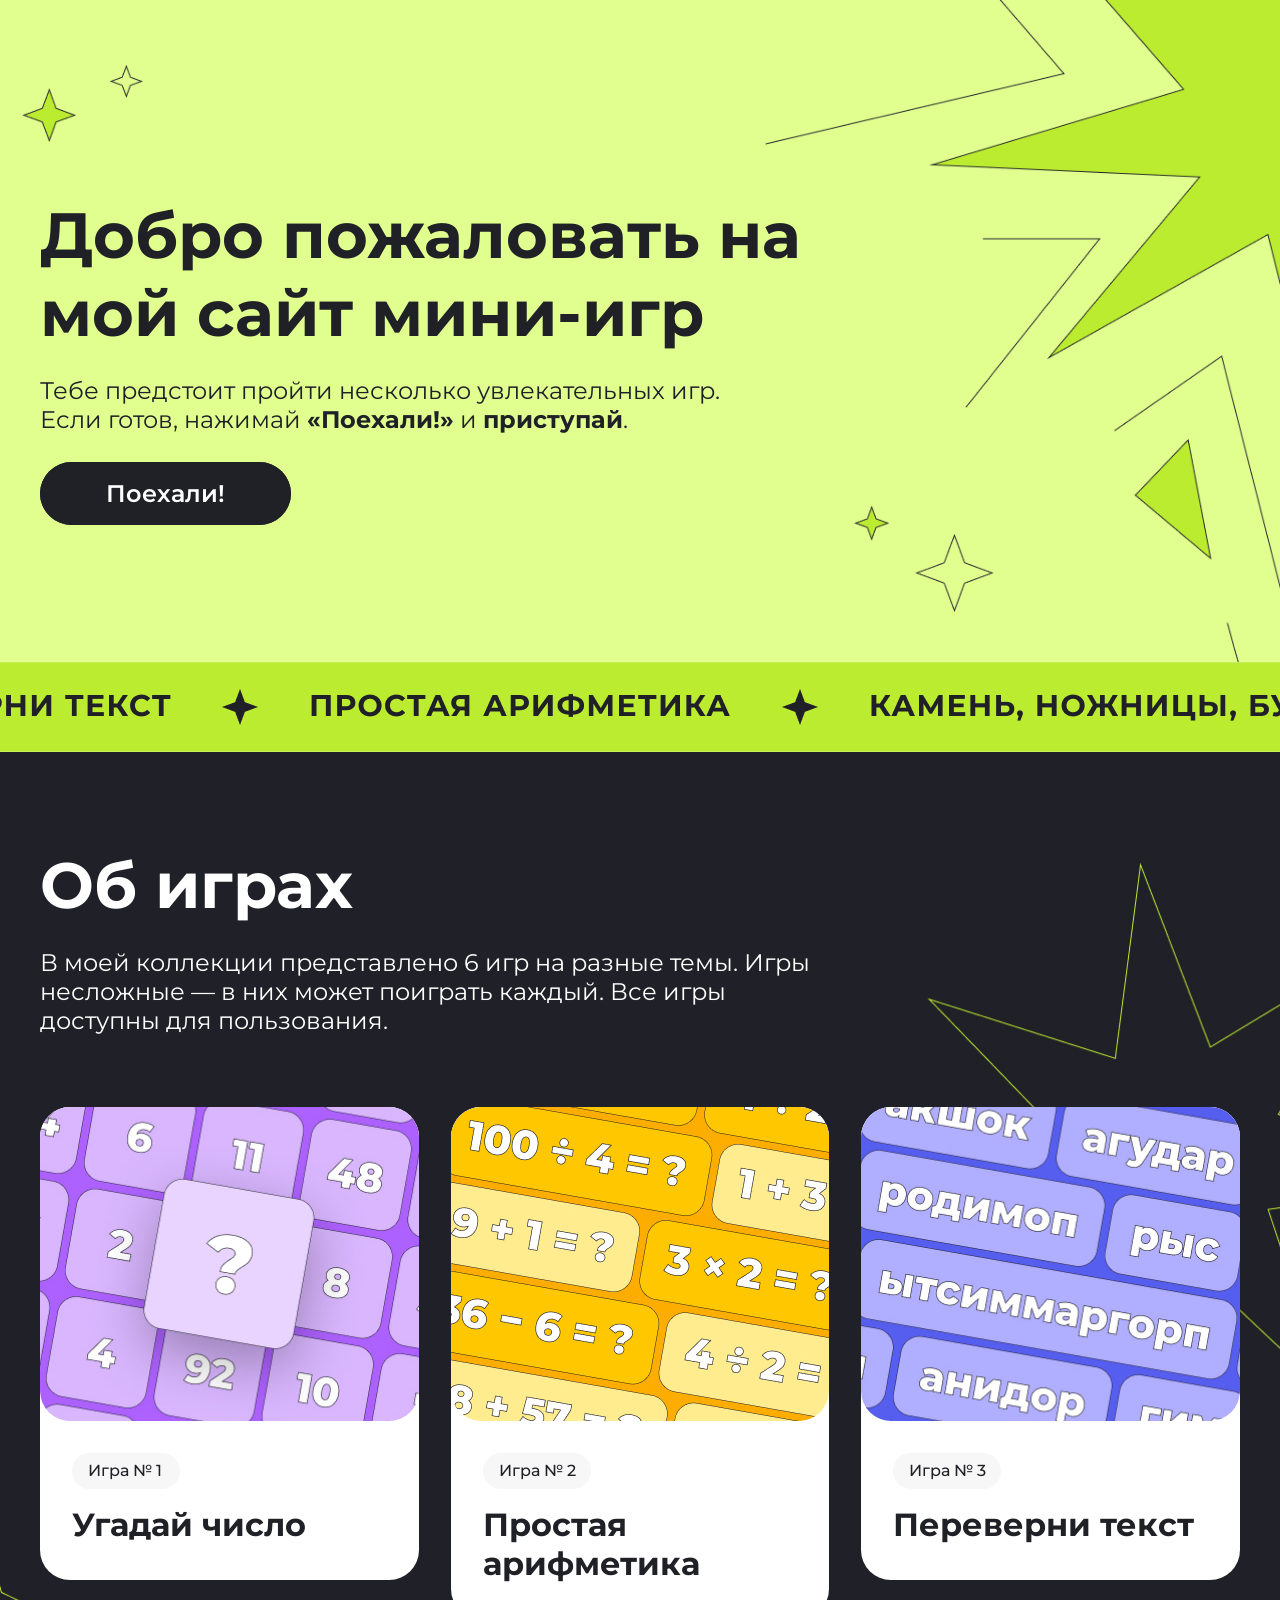
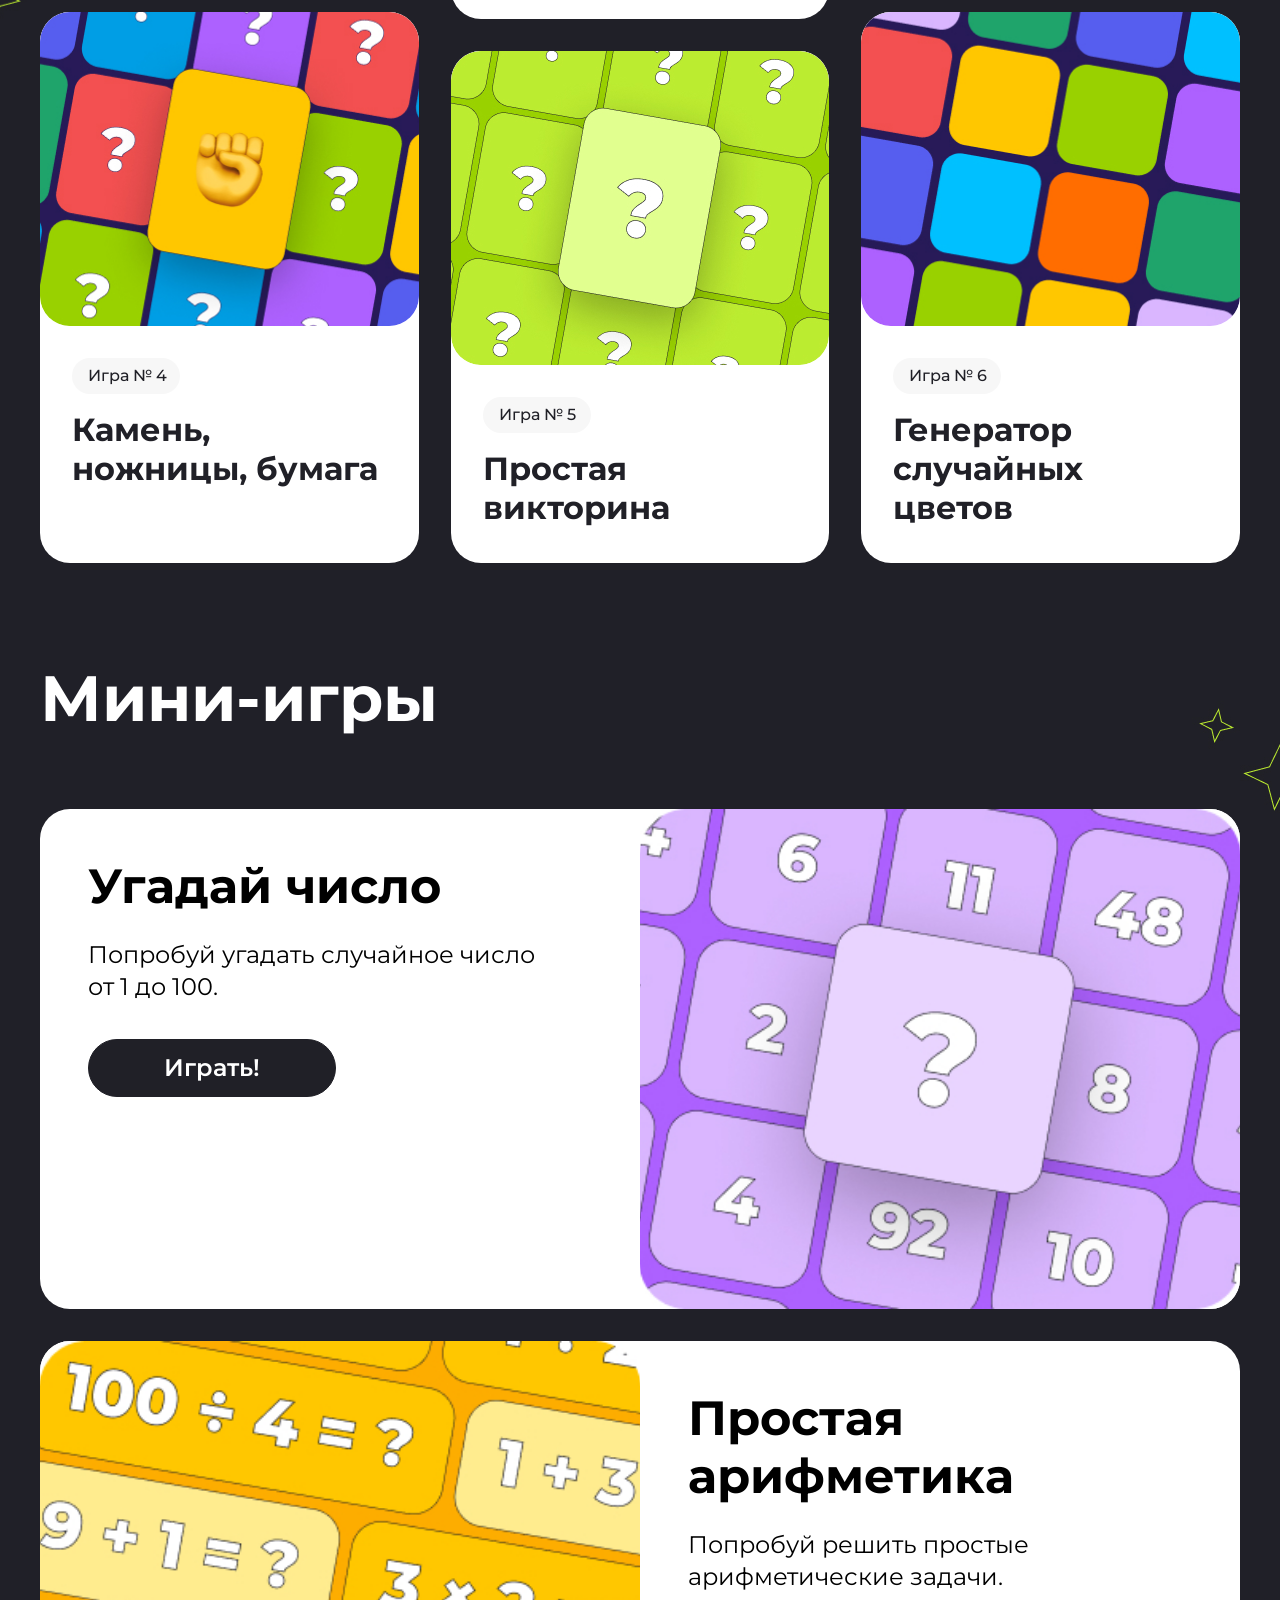
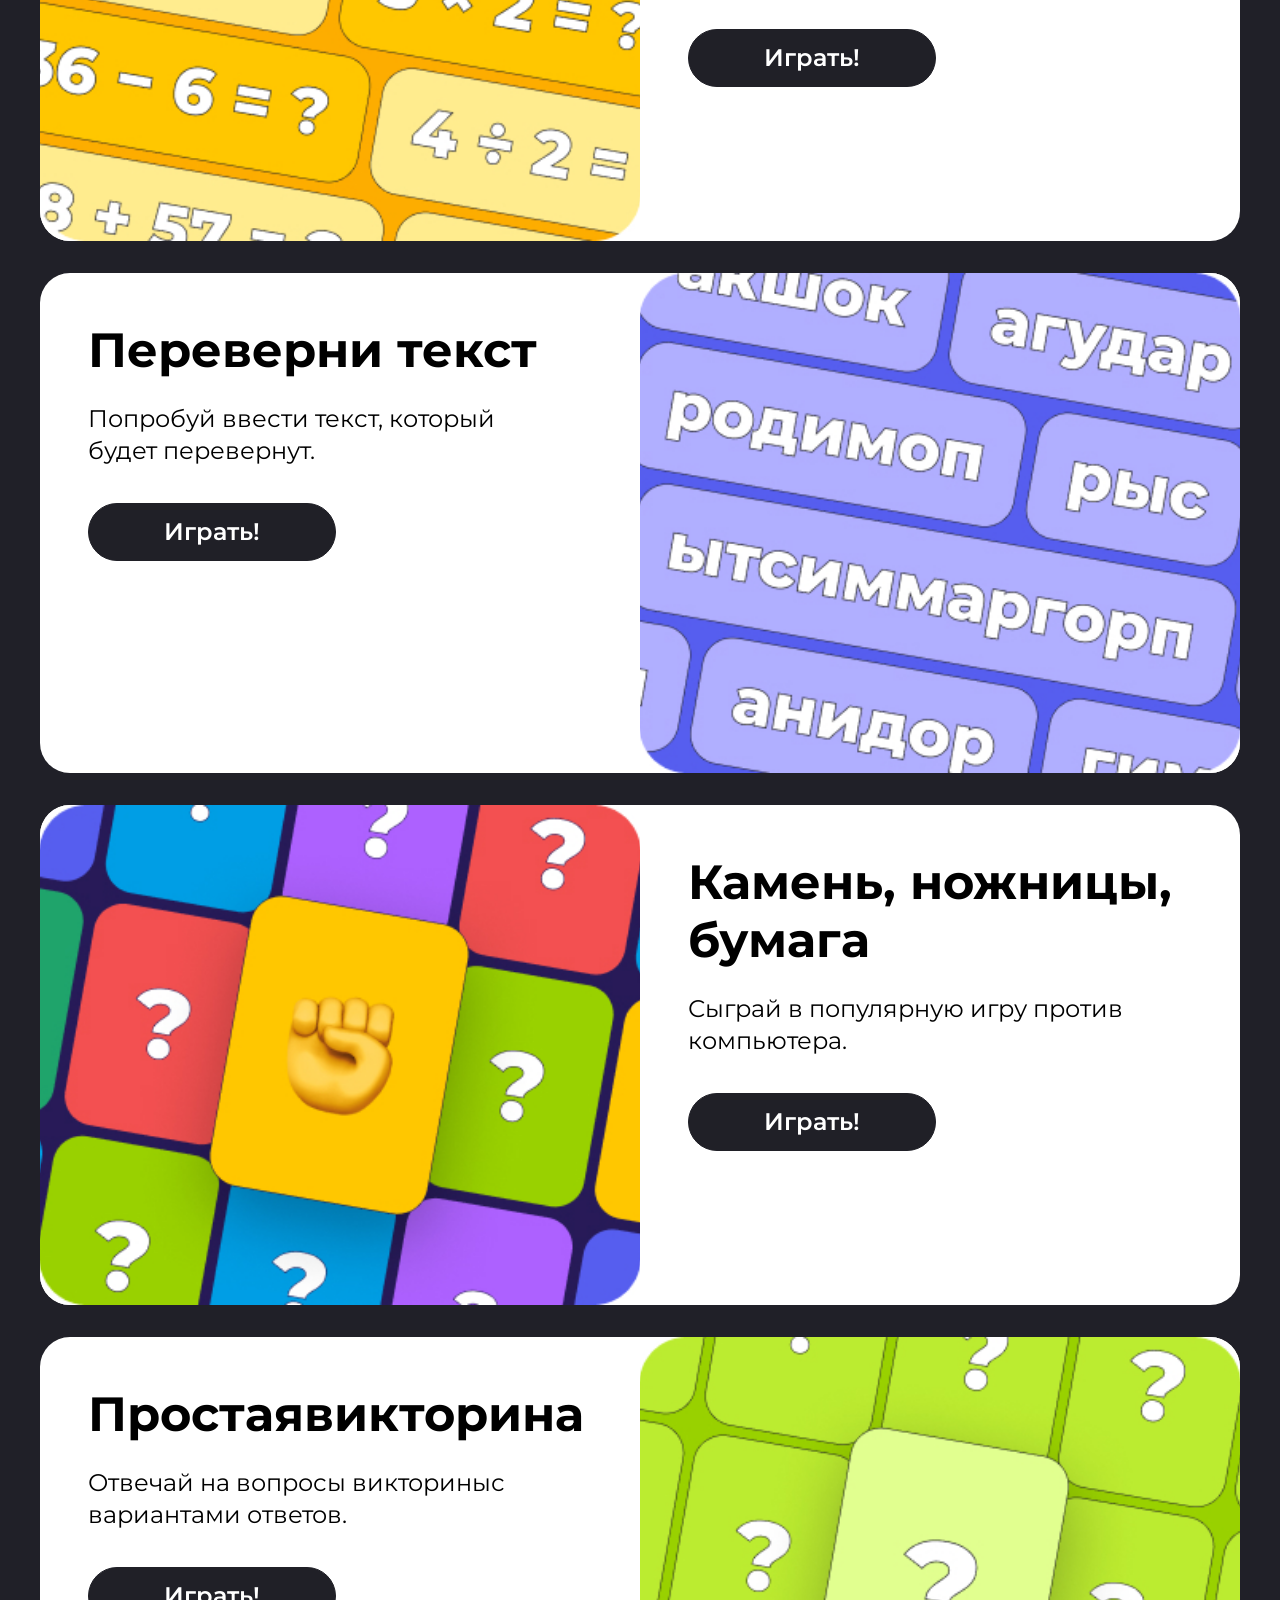
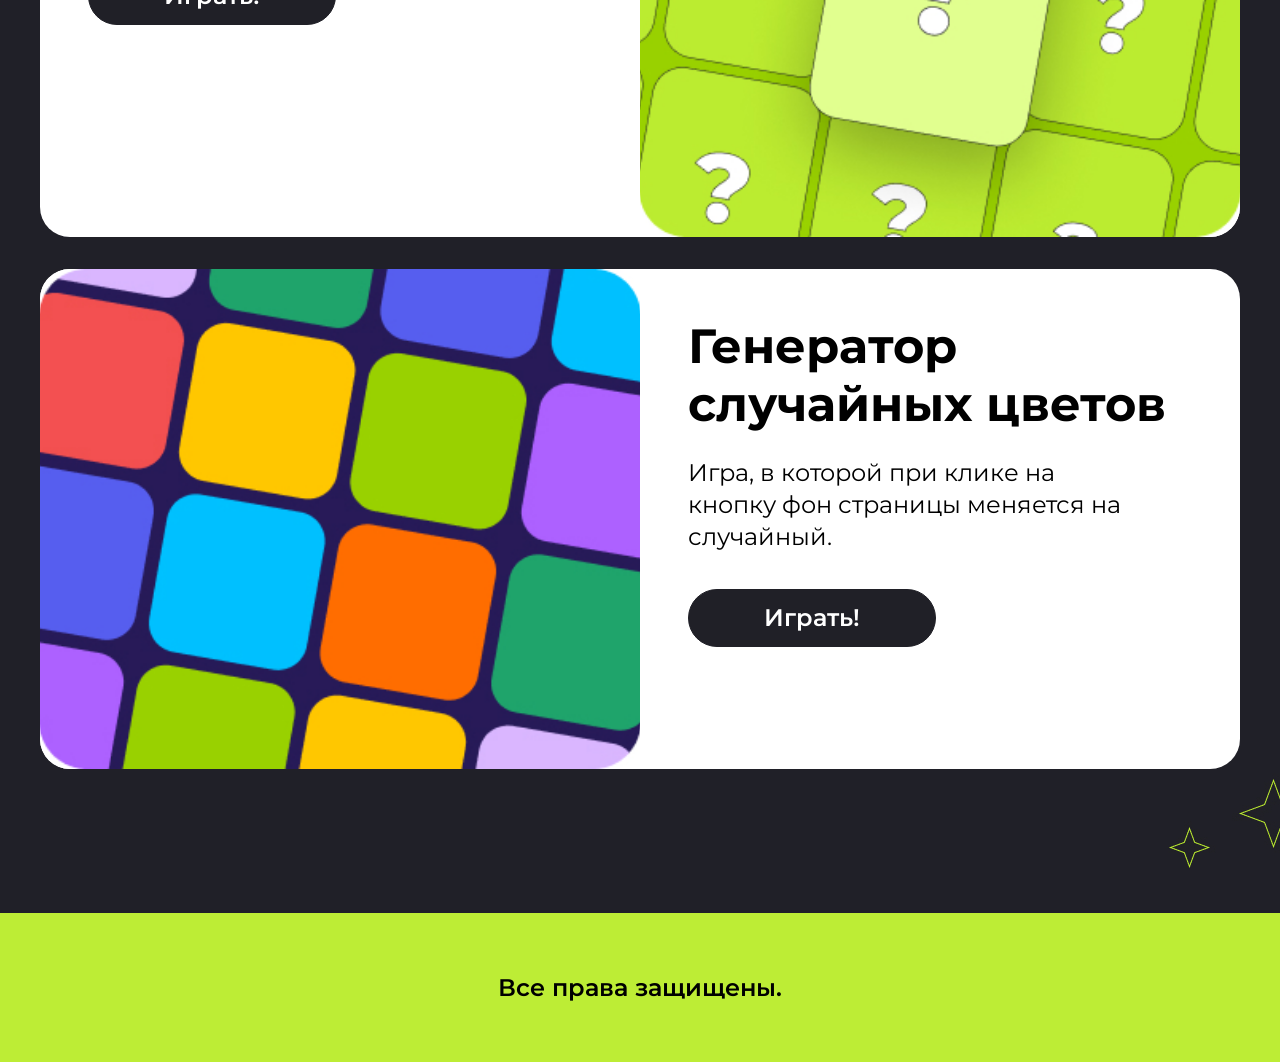
<file: index.html>
<!DOCTYPE html>
<html lang="ru">
<head>
  <meta charset="UTF-8">
  <meta name="viewport" content="width=device-width, initial-scale=1.0">
  <title>index</title>
  <link rel="preconnect" href="https://fonts.googleapis.com">
  <link rel="preconnect" href="https://fonts.gstatic.com" crossorigin>
  <link href="https://fonts.googleapis.com/css2?family=Montserrat:ital,wght@0,100..900;1,100..900&display=swap" rel="stylesheet">
  <link rel="stylesheet" href="./style.css">
</head>
<body>
  <header class="header center">
    <div class="header__box">
      <h1 class="header__title">Добро пожаловать на мой сайт мини-игр</h1>
      <p class="header__subtitle">Тебе предстоит пройти несколько увлекательных игр. Если готов, нажимай <strong>«Поехали!»</strong> и <strong>приступай</strong>.</p>
      <a class="header__button" href="#about-game">Поехали!</a>
    </div>
    <div class="header__scrollbar"></div>
  </header>
  <section class="about-game center" id="about-game">
    <article class="about-game__box">
      <div class="about-game__text">
        <h2 class="about-game__title">Об играх</h2>
      <p class="about-game__subtitle">В моей коллекции представлено 6 игр на разные темы. Игры несложные — в них может поиграть каждый.
Все игры доступны для пользования.</p>
      </div>
      <div class="about-game__content">
        <a class="game game__1" href="#game-mini__1">
          <div class="game__img game__img_1"></div>
          <div class="game__text">
            <div class="game__number">Игра № 1</div>
            <div class="game__name">Угадай число</div>
          </div>
        </a>
        
        <a class="game game__2" href="#game-mini__2">
          <div class="game__img game__img_2"></div>
          <div class="game__text">
            <div class="game__number">Игра № 2</div>
            <div class="game__name">Простая арифметика</div>
          </div>
        </a>
        <a class="game game__3" href="#game-mini__3">
          <div class="game__img game__img_3"></div>
          <div class="game__text">
            <div class="game__number">Игра № 3</div>
            <div class="game__name">Переверни текст</div>
          </div>
        </a>
        <a class="game game__4" href="#game-mini__4">
          <div class="game__img game__img_4"></div>
          <div class="game__text">
            <div class="game__number">Игра № 4</div>
            <div class="game__name">Камень, ножницы, бумага</div>
          </div>
        </a>
        
        <a class="game game__5" href="#game-mini__5">
          <div class="game__img game__img_5"></div>
          <div class="game__text">
            <div class="game__number">Игра № 5</div>
            <div class="game__name">Простая викторина</div>
          </div>
        </a>
        <a class="game game__6" href="#game-mini__6">
          <div class="game__img game__img_6"></div>
          <div class="game__text">
            <div class="game__number">Игра № 6</div>
            <div class="game__name">Генератор случайных цветов</div>
          </div>
        </a>
        
      </div>
    </article>
  </section>
 
  <section class="games-mini center">
    <article class="games-mini__box">
      <div class="games-mini__text">
        <h2 class="games-mini__title">Мини-игры</h2>
      </div>
      <div class="games-mini__content">
        <div class="game-mini" id="game-mini__1">
          <div class="game-mini__title">
            <div class="game-mini__text">
              <div class="game-mini__name">Угадай число</div>
              <div class="game-mini__description">Попробуй угадать случайное число от 1 до 100.</div>
            </div>
            <button class="game-mini__button" type="button">Играть!</button>
          </div>
          <div class="game-mini__img game-mini__img_1"></div>
        </div>

        <div class="game-mini" id="game-mini__2">
          <div class="game-mini__title">
            <div class="game-mini__text">
              <div class="game-mini__name">Простая арифметика</div>
              <div class="game-mini__description">Попробуй решить простые арифметические задачи.</div>
            </div>
            <button class="game-mini__button"  type="button">Играть!</button>
          </div>
          <div class="game-mini__img game-mini__img_2"></div>
        </div>

        <div class="game-mini" id="game-mini__3">
          <div class="game-mini__title">
            <div class="game-mini__text">
              <div class="game-mini__name">Переверни текст</div>
              <div class="game-mini__description">Попробуй ввести текст, который будет перевернут.</div>
            </div>
            <button class="game-mini__button" type="button">Играть!</button>
          </div>
          <div class="game-mini__img game-mini__img_3"></div>
        </div>

        <div class="game-mini" id="game-mini__4">
          <div class="game-mini__title">
            <div class="game-mini__text">
              <div class="game-mini__name">Камень, ножницы, бумага</div>
              <div class="game-mini__description">Сыграй в популярную игру против компьютера.</div>
            </div>
            <button class="game-mini__button" type="button">Играть!</button>
          </div>
          <div class="game-mini__img game-mini__img_4"></div>
        </div>

        <div class="game-mini" id="game-mini__5">
          <div class="game-mini__title">
            <div class="game-mini__text">
              <div class="game-mini__name">Простаявикторина</div>
              <div class="game-mini__description">Отвечай на вопросы викториныс вариантами ответов.</div>
            </div>
            <button class="game-mini__button" type="button">Играть!</button>
          </div>
          <div class="game-mini__img game-mini__img_5"></div>
        </div>

        <div class="game-mini" id="game-mini__6">
          <div class="game-mini__title">
            <div class="game-mini__text">
              <div class="game-mini__name">Генератор случайных цветов</div>
              <div class="game-mini__description">Игра, в которой при клике на кнопку фон страницы меняется на случайный.</div>
            </div>
            <button class="game-mini__button" type="button">Играть!</button>
          </div>
          <div class="game-mini__img game-mini__img_6"></div>
        </div>
        
          
      </div>
        
        
      
    </article>
  </section>
    
  
  <footer class="footer center">
    <p class="footer__text">Все права защищены.</p>
  </footer>
</body>
</html>
</file>
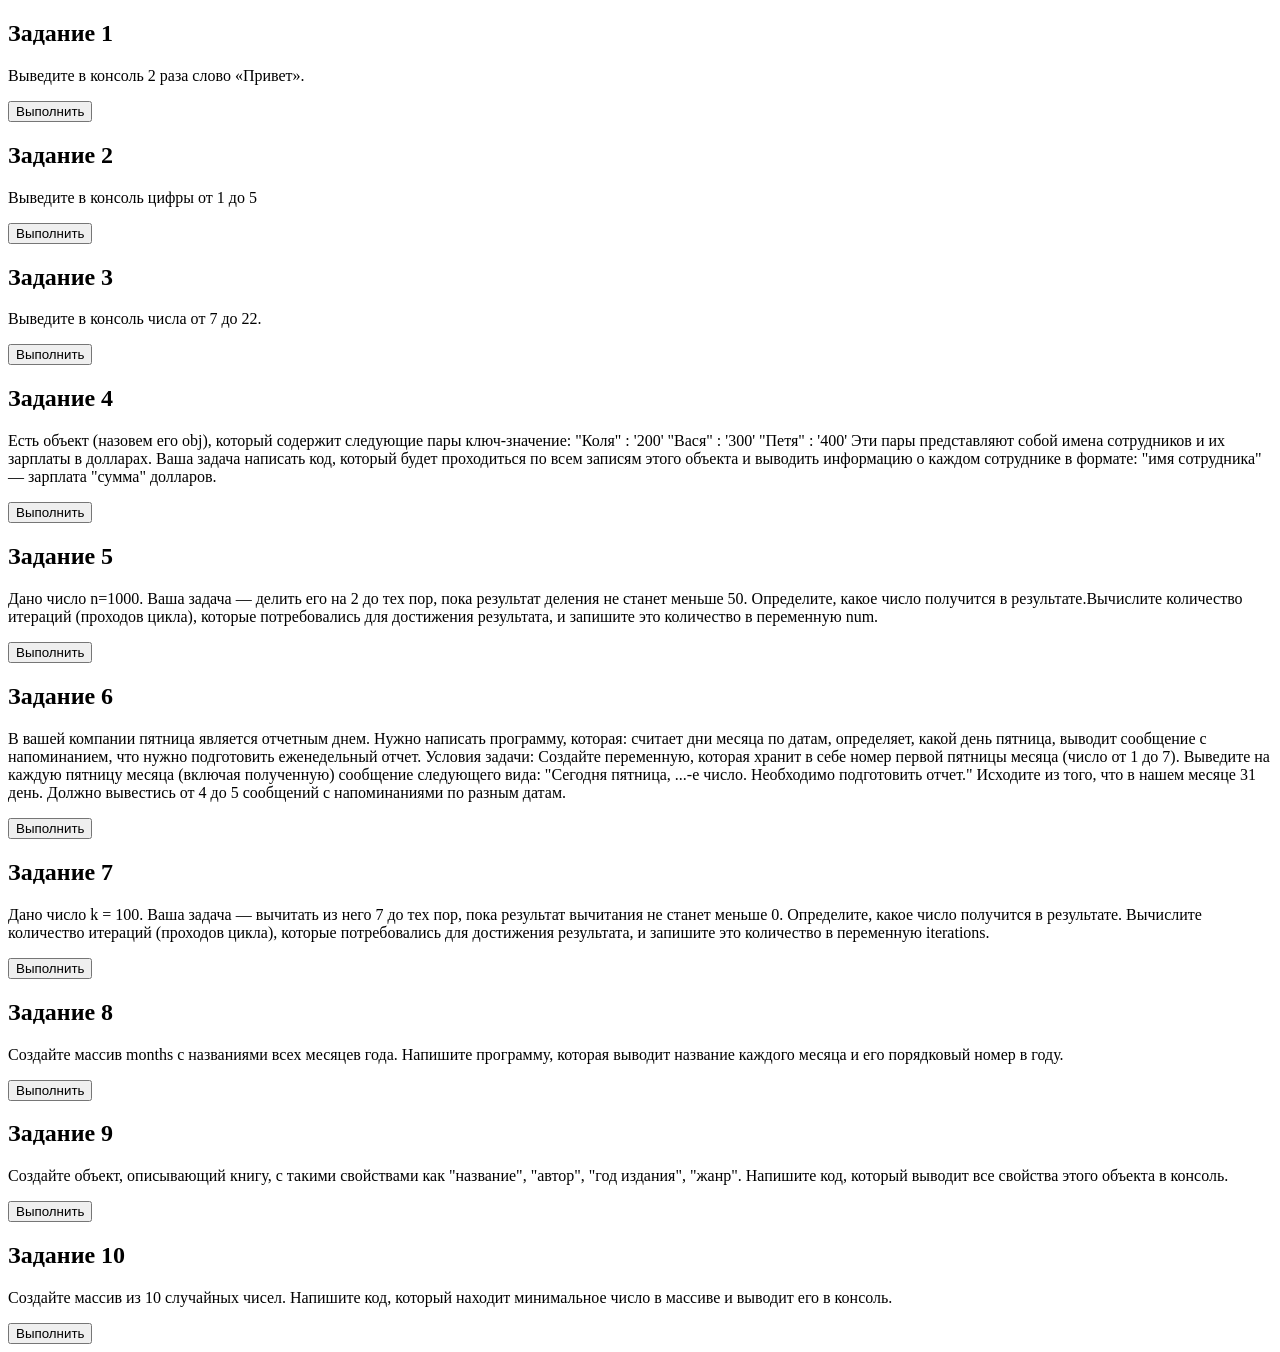
<file: js.html>
<!DOCTYPE html>
<html lang="ru">
<head>
    <meta charset="UTF-8">
    <meta name="viewport" content="width=device-width, initial-scale=1.0">
    <title>Document</title>
</head>
<body>
    <section>
        <h1>Задание 1</h1>
        <p>Выведите в консоль 2 раза слово «Привет».</p>
        <button id="exercise-1">Выполнить</button>
    </section>

    <section>
        <h1>Задание 2</h1>
        <p>Выведите в консоль цифры от 1 до 5</p>
        <button id="exercise-2">Выполнить</button>
    </section>

    <section>
        <h1>Задание 3</h1>
        <p>Выведите в консоль числа от 7 до 22.</p>
        <button id="exercise-3">Выполнить</button>
    </section>

    <section>
        <h1>Задание 4</h1>
        <p>Есть объект (назовем его obj), который содержит следующие пары ключ-значение:
            "Коля" : '200'
            "Вася" : '300'
            "Петя" : '400'
            Эти пары представляют собой имена сотрудников и их зарплаты в долларах. Ваша задача написать код, который будет проходиться по всем записям этого объекта и выводить информацию о каждом сотруднике в формате: "имя сотрудника" — зарплата "сумма" долларов.</p>
        <button id="exercise-4">Выполнить</button>
    </section>

    <section>
        <h1>Задание 5</h1>
        <p>Дано число n=1000. Ваша задача — делить его на 2 до тех пор, пока результат деления не станет меньше 50. Определите, какое число получится в результате.Вычислите количество итераций (проходов цикла), которые потребовались для достижения результата, и запишите это количество в переменную num.</p>
        <button id="exercise-5">Выполнить</button>
    </section>

    <section>
        <h1>Задание 6</h1>
        <p>В вашей компании пятница является отчетным днем. Нужно написать программу, которая:
считает дни месяца по датам, определяет, какой день пятница, выводит сообщение с напоминанием, что нужно подготовить еженедельный отчет.
Условия задачи:

Создайте переменную, которая хранит в себе номер первой пятницы месяца (число от 1 до 7).
Выведите на каждую пятницу месяца (включая полученную) сообщение следующего вида: "Сегодня пятница, ...-е число. Необходимо подготовить отчет."
Исходите из того, что в нашем месяце 31 день. Должно вывестись от 4 до 5 сообщений с напоминаниями по разным датам.
</p>
        <button id="exercise-6">Выполнить</button>
    </section>

    <section>
        <h1>Задание 7</h1>
        <p> Дано число k = 100. Ваша задача — вычитать из него 7 до тех пор, пока результат вычитания не станет меньше 0. Определите, какое число получится в результате. Вычислите количество итераций (проходов цикла), которые потребовались для достижения результата, и запишите это количество в переменную iterations.</p>
        <button id="exercise-7">Выполнить</button>
    </section>

    <section>
        <h1>Задание 8</h1>
        <p> Создайте массив months с названиями всех месяцев года. Напишите программу, которая выводит название каждого месяца и его порядковый номер в году.</p>
        <button id="exercise-8">Выполнить</button>
    </section>

    <section>
        <h1>Задание 9</h1>
        <p> Создайте объект, описывающий книгу, с такими свойствами как "название", "автор", "год издания", "жанр". Напишите код, который выводит все свойства этого объекта в консоль.</p>
        <button id="exercise-9">Выполнить</button>
    </section>

    <section>
        <h1>Задание 10</h1>
        <p> Создайте массив из 10 случайных чисел. Напишите код, который находит минимальное число в массиве и выводит его в консоль.</p>
        <button id="exercise-10">Выполнить</button>
    </section>

    
    <script src="hw-4.js"></script>
</body>
</html>
</file>
<file: style.css>
@charset "UTF-8";
* {
  margin: 0;
  padding: 0;
  box-sizing: border-box;
}

html {
  font-size: 16px;
  scroll-behavior: smooth;
}

a {
  text-decoration: none;
}

a, input, button {
  font-family: "Montserrat", sans-serif;
}

body {
  font-family: "Montserrat", sans-serif;
  font-size: 16px;
}

.center {
  padding-left: calc(50% - 600px);
  padding-right: calc(50% - 600px);
}

.header {
  background-image: url(./img/header.jpg);
  background-repeat: no-repeat;
  background-position: center;
  background-size: cover;
  color: #202027;
  box-sizing: border-box;
  position: relative;
}
.header__box {
  padding-top: 196px;
  padding-bottom: 246px;
  max-width: 769px;
}
.header__title {
  font-size: 4rem;
  font-weight: 700;
  padding-bottom: 1.5rem;
}
.header__subtitle {
  font-size: 1.5rem;
  font-weight: 400;
  padding-bottom: 3rem;
  max-width: 720px;
}
.header__button {
  background-color: #202027;
  border: 1px solid #202027;
  border-radius: 60px;
  box-sizing: border-box;
  padding: 16px 65px;
  text-align: center;
  font-weight: 600;
  font-size: 1.5rem;
  line-height: 100%;
  color: #FFFFFF;
  transition: all 1s;
  cursor: pointer;
}
.header__button:hover {
  background-color: white;
  color: #000000;
}
.header__scrollbar {
  background-image: url(./img/header_scrollbar.jpg);
  background-repeat: repeat-x;
  background-position: center;
  background-size: cover;
  width: 100%;
  height: 90px;
  position: absolute;
  bottom: 0;
  right: 0;
  animation: scrollLeft 5s linear infinite;
}

@keyframes scrollLeft {
  0% {
    background-position: 0 center;
  }
  100% {
    background-position: 100% center;
  }
}
.about-game {
  background-image: url(./img/Game1-background.jpg);
  background-repeat: no-repeat;
  background-position: center;
  background-size: cover;
  box-sizing: border-box;
}
.about-game__box {
  padding-bottom: 50px;
  padding-top: 94px;
}
.about-game__title {
  font-size: 4rem;
  font-weight: 700;
  padding-bottom: 1.5rem;
  color: #FFFFFF;
}
.about-game__subtitle {
  font-size: 1.5rem;
  font-weight: 400;
  padding-bottom: 4.5rem;
  max-width: 788px;
  color: #FFFFFF;
}

.about-game__content {
  display: grid;
  gap: 32px;
  grid-template-columns: repeat(3, 1fr);
  align-items: start;
}

.game__1 {
  grid-column: 1;
  grid-row: 1;
  /* Низкая карточка */
  height: 473px; /* Примерная высота */
}

.game__2 {
  grid-column: 2;
  grid-row: 1/3;
  /* Высокая карточка, занимает 2 строки */
  height: 512px; /* Растягивается на всю высоту */
  align-self: start;
}

.game__3 {
  grid-column: 3;
  grid-row: 1;
  /* Низкая карточка */
  height: 473px; /* Примерная высота */
}

.game__4 {
  grid-column: 1;
  grid-row: 2;
  /* Высокая карточка, под первой */
  height: 551px; /* Пропорционально выше 1-й */
  align-self: end; /* Прижимаем к нижней границе */
}

.game__5 {
  grid-column: 2;
  grid-row: 2;
  /* Высокая карточка, та же высота что и 2-я */
  height: 512px;
  align-self: end;
}

.game__6 {
  grid-column: 3;
  grid-row: 2;
  /* Высокая карточка, под третьей */
  height: 551px; /* Пропорционально выше 3-й */
  align-self: end; /* Прижимаем к нижней границе */
}

.game {
  border-radius: 30px;
  background-color: #FFFFFF;
}
.game__img {
  height: 314px;
  width: 100%;
  border-radius: 30px;
  background-repeat: no-repeat;
  background-position: center;
  background-size: cover;
}
.game__img_1 {
  background-image: url(./img/product1.jpg);
}
.game__img_2 {
  background-image: url(./img/product2.jpg);
}
.game__img_3 {
  background-image: url(./img/product3.jpg);
}
.game__img_4 {
  background-image: url(./img/product4.jpg);
}
.game__img_5 {
  background-image: url(./img/product5.jpg);
}
.game__img_6 {
  background-image: url(./img/product6.jpg);
}
.game__text {
  padding: 32px;
  display: flex;
  flex-direction: column;
  gap: 16px;
  max-width: 314px;
}
.game__number {
  background-color: #F7F7F7;
  border-radius: 52px;
  font-size: 1rem;
  color: #202027;
  font-weight: 500;
  width: 108px;
  line-height: 100%;
  padding: 10px 16px;
  white-space: nowrap;
}
.game__name {
  font-size: 2rem;
  font-weight: 700;
  color: #202027;
  width: 314px;
}

.games-mini {
  background-image: url(./img/Games_mini-background.jpg);
  background-repeat: no-repeat;
  background-position: center;
  background-size: cover;
  box-sizing: border-box;
}
.games-mini__box {
  padding-top: 46px;
  padding-bottom: 144px;
}
.games-mini__title {
  font-size: 4rem;
  font-weight: 700;
  padding-bottom: 4.5rem;
  color: #FFFFFF;
}

.games-mini__content {
  display: grid;
  gap: 32px;
  grid-template-columns: repeat(12, 1fr);
  grid-template-rows: repeat(6, 1fr);
}

.game-mini {
  grid-column: span 12;
  border-radius: 30px;
  background-color: #FFFFFF;
  display: grid;
  grid-template-columns: repeat(12, 1fr);
}
.game-mini__title {
  grid-column: span 6;
  padding-top: 48px;
  padding-right: 48px;
  padding-left: 48px;
  order: 1;
}
.game-mini__img {
  grid-column: span 6;
  order: 2;
  height: 500px;
  border-radius: 30px;
  background-repeat: no-repeat;
  background-position: center;
  background-size: cover;
  box-sizing: border-box;
}
.game-mini:nth-child(2n) .game-mini__title {
  order: 2;
}
.game-mini:nth-child(2n) .game-mini__img {
  order: 1;
}
.game-mini__text {
  display: flex;
  flex-direction: column;
  gap: 1.5rem;
  padding-bottom: 36px;
}
.game-mini__name {
  font-size: 3rem;
  font-weight: 700;
}
.game-mini__description {
  font-size: 1.5rem;
  font-weight: 400;
  max-width: 457px;
  line-height: 32px;
}
.game-mini__button {
  background-color: #202027;
  border: 1px solid #202027;
  border-radius: 60px;
  box-sizing: border-box;
  padding: 16px 75px;
  text-align: center;
  font-weight: 600;
  font-size: 1.5rem;
  line-height: 100%;
  color: #FFFFFF;
  transition: all 1s;
  cursor: pointer;
}
.game-mini__button:hover {
  background-color: white;
  color: #000000;
}
.game-mini__img_1 {
  background-image: url(./img/product1.jpg);
}
.game-mini__img_2 {
  background-image: url(./img/product2.jpg);
}
.game-mini__img_3 {
  background-image: url(./img/product3.jpg);
}
.game-mini__img_4 {
  background-image: url(./img/product4.jpg);
}
.game-mini__img_5 {
  background-image: url(./img/product5.jpg);
}
.game-mini__img_6 {
  background-image: url(./img/product6.jpg);
}

.footer {
  background-color: #BDED35;
}
.footer__text {
  font-size: 1.5rem;
  font-weight: 600;
  text-align: center;
  padding-top: 60px;
  padding-bottom: 60px;
}

@media (min-width: 768px) and (max-width: 1024px) {
  .center {
    padding-left: calc(50% - 393px);
    padding-right: calc(50% - 393px);
  }
  .about-game__content {
    display: grid;
    gap: 28px;
    grid-template-columns: repeat(2, 1fr);
  }
  .game__1 {
    grid-column: 1;
    grid-row: 1;
    /* Низкая карточка */
    height: 512px; /* Примерная высота */
  }
  .game__2 {
    grid-column: 2;
    grid-row: 1;
    /* Высокая карточка, занимает 2 строки */
    height: 512px; /* Растягивается на всю высоту */
  }
  .game__3 {
    grid-column: 1;
    grid-row: 2;
    /* Низкая карточка */
    height: 512px; /* Примерная высота */
  }
  .game__4 {
    grid-column: 2;
    grid-row: 2;
    /* Высокая карточка, под первой */
    height: 512px; /* Пропорционально выше 1-й */
  }
  .game__5 {
    grid-column: 1;
    grid-row: 3;
    /* Высокая карточка, та же высота что и 2-я */
    height: 512px;
  }
  .game__6 {
    grid-column: 2;
    grid-row: 3;
    /* Высокая карточка, под третьей */
    height: 512px; /* Пропорционально выше 3-й */
  }
}
@media (max-width: 767px) {
  .center {
    padding-left: 16px;
    padding-right: 16px;
  }
  .header {
    background-image: url(./img/header_mobile.jpg);
    background-repeat: no-repeat;
    background-position: center;
    background-size: cover;
  }
  .header__box {
    display: flex;
    flex-direction: column;
    align-items: center;
    padding-top: 147px;
    padding-bottom: 182px;
  }
  .header__title {
    font-size: 2.5rem;
    text-align: center;
    max-width: 262px;
  }
  .header__subtitle {
    font-size: 1rem;
    padding-bottom: 2.25rem;
    text-align: center;
  }
  .header__button {
    background-color: #202027;
    border: 1px solid #202027;
    box-sizing: border-box;
    padding: 16px 103px;
    text-align: center;
    font-size: 1rem;
    color: #FFFFFF;
  }
  .header__scrollbar {
    animation: scrollLeft 15s linear infinite;
  }
  .about-game {
    display: none;
  }
  .games-mini__box {
    padding-top: 48px;
    padding-bottom: 10px;
  }
  .games-mini__title {
    font-size: 2.5rem;
    padding-bottom: 3rem;
  }
  .games-mini__content {
    display: flex;
    flex-direction: column;
    gap: 24px;
  }
  .game-mini {
    display: flex;
    flex-direction: column;
  }
  .game-mini__title {
    order: 2; /* Заголовок будет снизу */
    padding: 29px;
    grid-column: span 4;
  }
  .game-mini__img {
    order: 1; /* Изображение будет сверху */
    height: 300px; /* Уменьшаем высоту для мобильной версии */
    grid-column: span 4;
  }
  .game-mini__text {
    padding-bottom: 2rem;
    gap: 1rem;
  }
  .game-mini__name {
    font-size: 2rem;
  }
  .game-mini__description {
    font-size: 1rem;
    max-width: 100%;
  }
  .game-mini__button {
    padding: 16px 110px;
    font-size: 1rem;
    width: 100%;
    line-height: 142%;
  }
  .footer__text {
    font-size: 1rem;
    padding-top: 40px;
    padding-bottom: 40px;
  }
}/*# sourceMappingURL=style.css.map */
</file>
